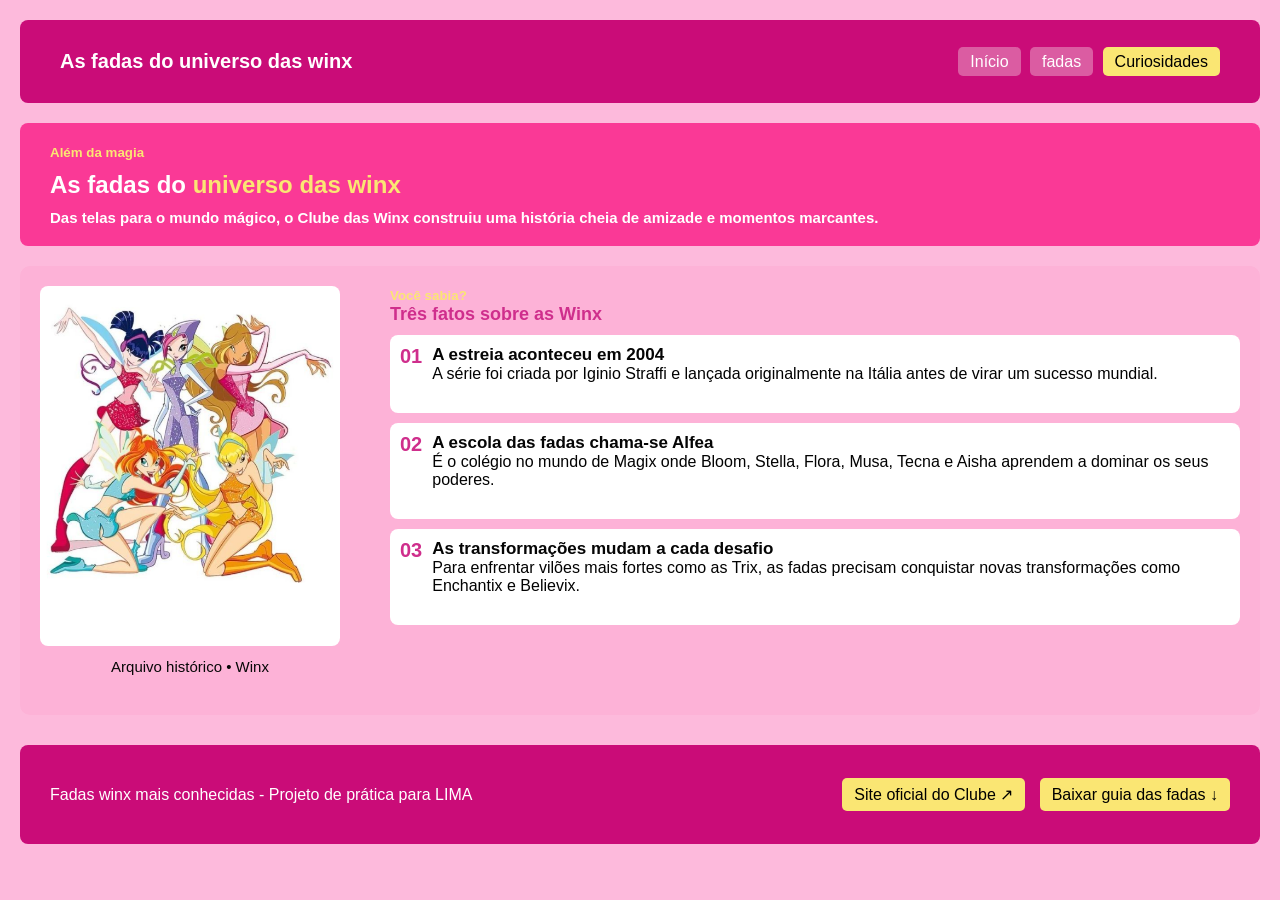
<file: index.html>
<!DOCTYPE html>
<html lang="pt-BR">
    <head>
        <meta charset="UTF-8" />
        <title>Clube das winx</title>
        <link rel="stylesheet" href="css/style.css" />
    </head>
    <body>
          
      
        <header>
            <section id="inicio">
                <article>
                    <h1>As fadas do universo das winx</h1>
                </article>
            </section>

            <section id="menu">
               <a href="#inicio" id="link-inicio">Início</a>
               <a href="pages/fadas.html" id="link-fadas">fadas</a>
               <a href="pages/curiosidades.html" id="link-curiosidades">Curiosidades</a>
            </section>
        </header>

        <main>
          
            <section id="caixa-texto">
                <small>Além da magia</small>
                <h2>As fadas do <strong>universo das winx</strong></h2>
                <h3>Das telas para o mundo mágico, o Clube das Winx construiu uma história cheia de amizade e momentos marcantes.</h3>
            </section>

             
            <section id="introducao">
                
                <article>
                    <img src="assets/img/clube-das-winx.png" alt="imagem de todas as fadas"/>
                    <p class="legenda-imagem">Arquivo histórico • Winx</p>
                </article>

                <article>
                    <small>Você sabia?</small>
                    <h3>Três fatos sobre as Winx</h3>

                    <article>
                        <p>01</p>
                        <p><strong>A estreia aconteceu em 2004</strong><br>A série foi criada por Iginio Straffi e lançada originalmente na Itália antes de virar um sucesso mundial.</p>
                    </article>

                    <article>
                        <p>02</p>
                        <p><strong>A escola das fadas chama-se Alfea</strong><br>É o colégio no mundo de Magix onde Bloom, Stella, Flora, Musa, Tecna e Aisha aprendem a dominar os seus poderes.</p>
                    </article>

                    <article>
                        <p>03</p>
                        <p><strong>As transformações mudam a cada desafio</strong><br>Para enfrentar vilões mais fortes como as Trix, as fadas precisam conquistar novas transformações como Enchantix e Believix.</p>
                    </article>
                </article>

            </section>
        </main>

        <footer id="footer">
            <p>Fadas winx mais conhecidas - Projeto de prática para LIMA</p>
            <section id="menu-final">
                <a href="https://codeverse.dev.br" target="_blank" rel="noreferrer">Site oficial do Clube ↗</a>
                <a href="assets/files/teste.txt" download>Baixar guia das fadas ↓</a>
            </section>
        </footer>

    </body>
</html>
</file>
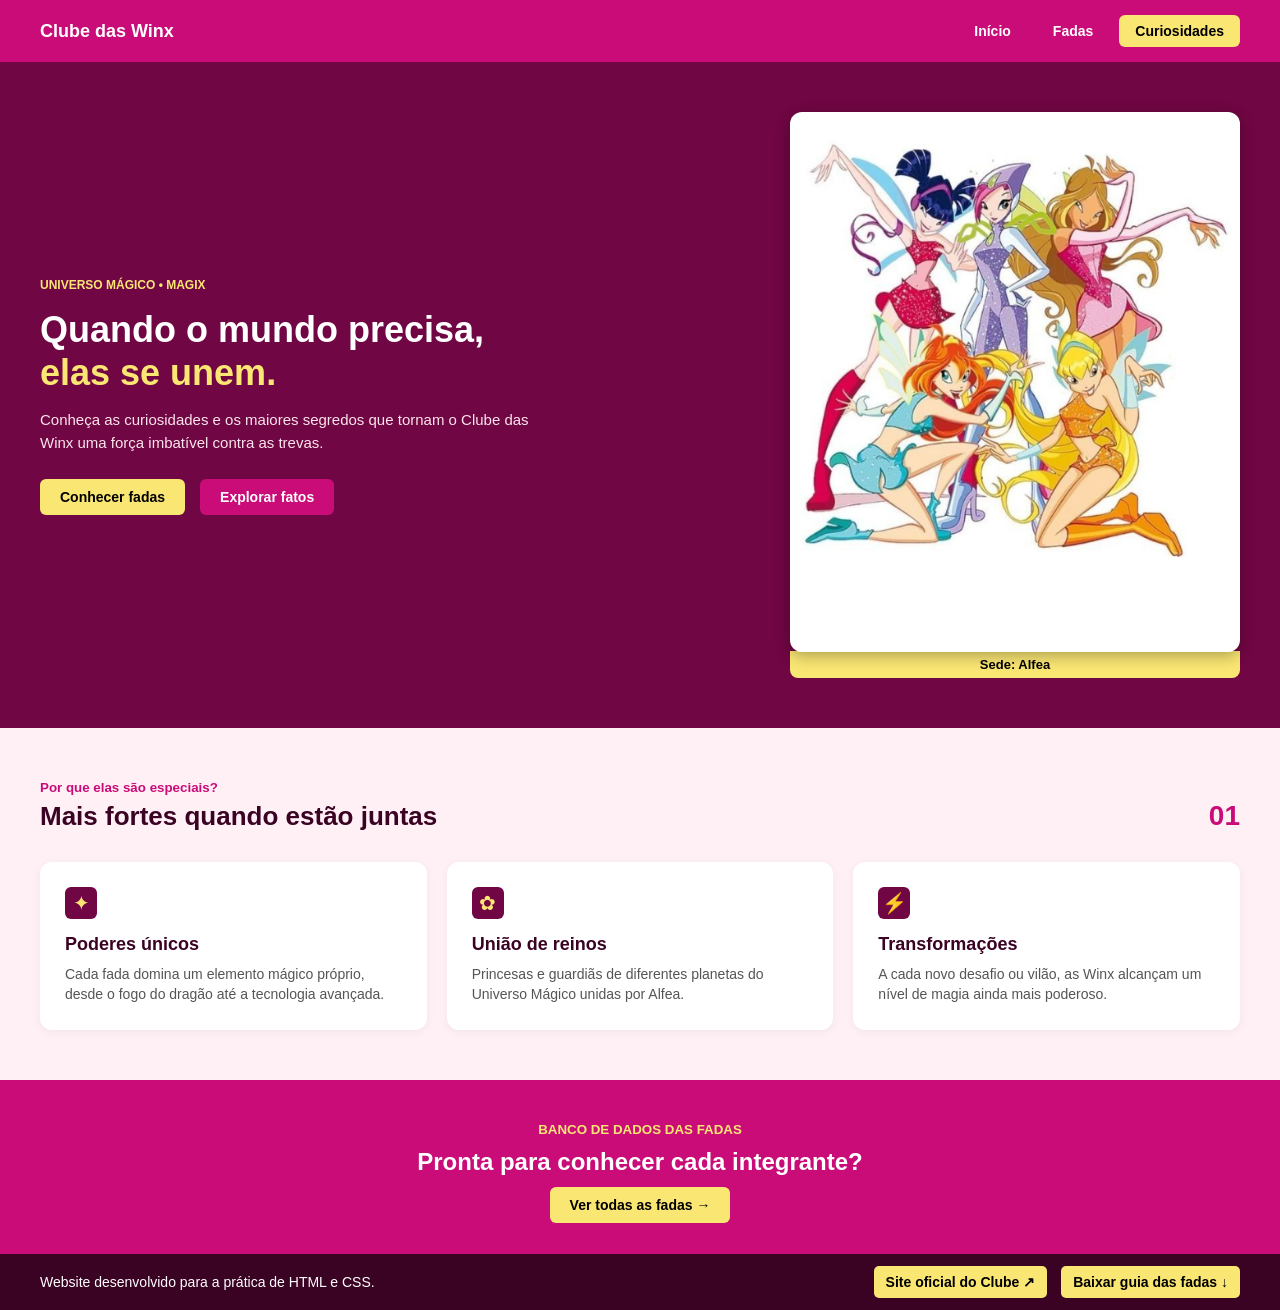
<file: pages/curiosidades.html>
<!DOCTYPE html>
<html lang="pt-BR">
    <head>
        <meta charset="UTF-8" />
        <title>Curiosidades - Winx</title>
        <link rel="stylesheet" href="../css/curiosidades.css" />
    </head>
    <body>
        
        <header>
            <div class="logo">
                <span>Clube das Winx</span>
            </div>
            <nav id="menu">
                <a href="../index.html" id="link-inicio">Início</a>
                <a href="fadas.html" id="link-fadas">Fadas</a>
                <a href="curiosidades.html" class="ativo">Curiosidades</a>
            </nav>
        </header>

        <main>

            <section id="hero">
                <div class="hero-texto">
                    <small>Universo Mágico • Magix</small>
                    <h1>Quando o mundo precisa, <em>elas se unem.</em></h1>
                    <p>Conheça as curiosidades e os maiores segredos que tornam o Clube das Winx uma força imbatível contra as trevas.</p>
                    <div class="hero-botoes">
                        <a href="fadas.html" class="btn-amarelo">Conhecer fadas</a>
                        <a href="#fatos" class="btn-rosa">Explorar fatos</a>
                    </div>
                </div>
                <div class="hero-imagem">
                    <img src="../assets/img/clube-das-winx.png" alt="Todas as Winx juntas" />
                    <span class="legenda-imagem">Sede: Alfea</span>
                </div>
            </section>

            <section id="fatos">
                <div class="fatos-header">
                    <div>
                        <small>Por que elas são especiais?</small>
                        <h2>Mais fortes quando estão juntas</h2>
                    </div>
                    <span class="numero-destaque">01</span>
                </div>

                <div class="cards-container">
                    <article class="card">
                        <span class="icone">✦</span>
                        <h3>Poderes únicos</h3>
                        <p>Cada fada domina um elemento mágico próprio, desde o fogo do dragão até a tecnologia avançada.</p>
                    </article>

                    <article class="card">
                        <span class="icone">✿</span>
                        <h3>União de reinos</h3>
                        <p>Princesas e guardiãs de diferentes planetas do Universo Mágico unidas por Alfea.</p>
                    </article>

                    <article class="card">
                        <span class="icone">⚡</span>
                        <h3>Transformações</h3>
                        <p>A cada novo desafio ou vilão, as Winx alcançam um nível de magia ainda mais poderoso.</p>
                    </article>
                </div>
            </section>

            <section id="chamada">
                <small>Banco de dados das fadas</small>
                <h2>Pronta para conhecer cada integrante?</h2>
                <a href="fadas.html" class="btn-amarelo">Ver todas as fadas →</a>
            </section>
        </main>

        <footer>
            <p>Website desenvolvido para a prática de HTML e CSS.</p>
            <div id="menu-final">
                <a href="https://codeverse.dev.br" target="_blank" rel="noreferrer" class="btn-rodape">Site oficial do Clube ↗</a>
                <a href="../assets/files/teste.txt" download class="btn-rodape">Baixar guia das fadas ↓</a>
            </div>
        </footer>

    </body>
</html>
</file>
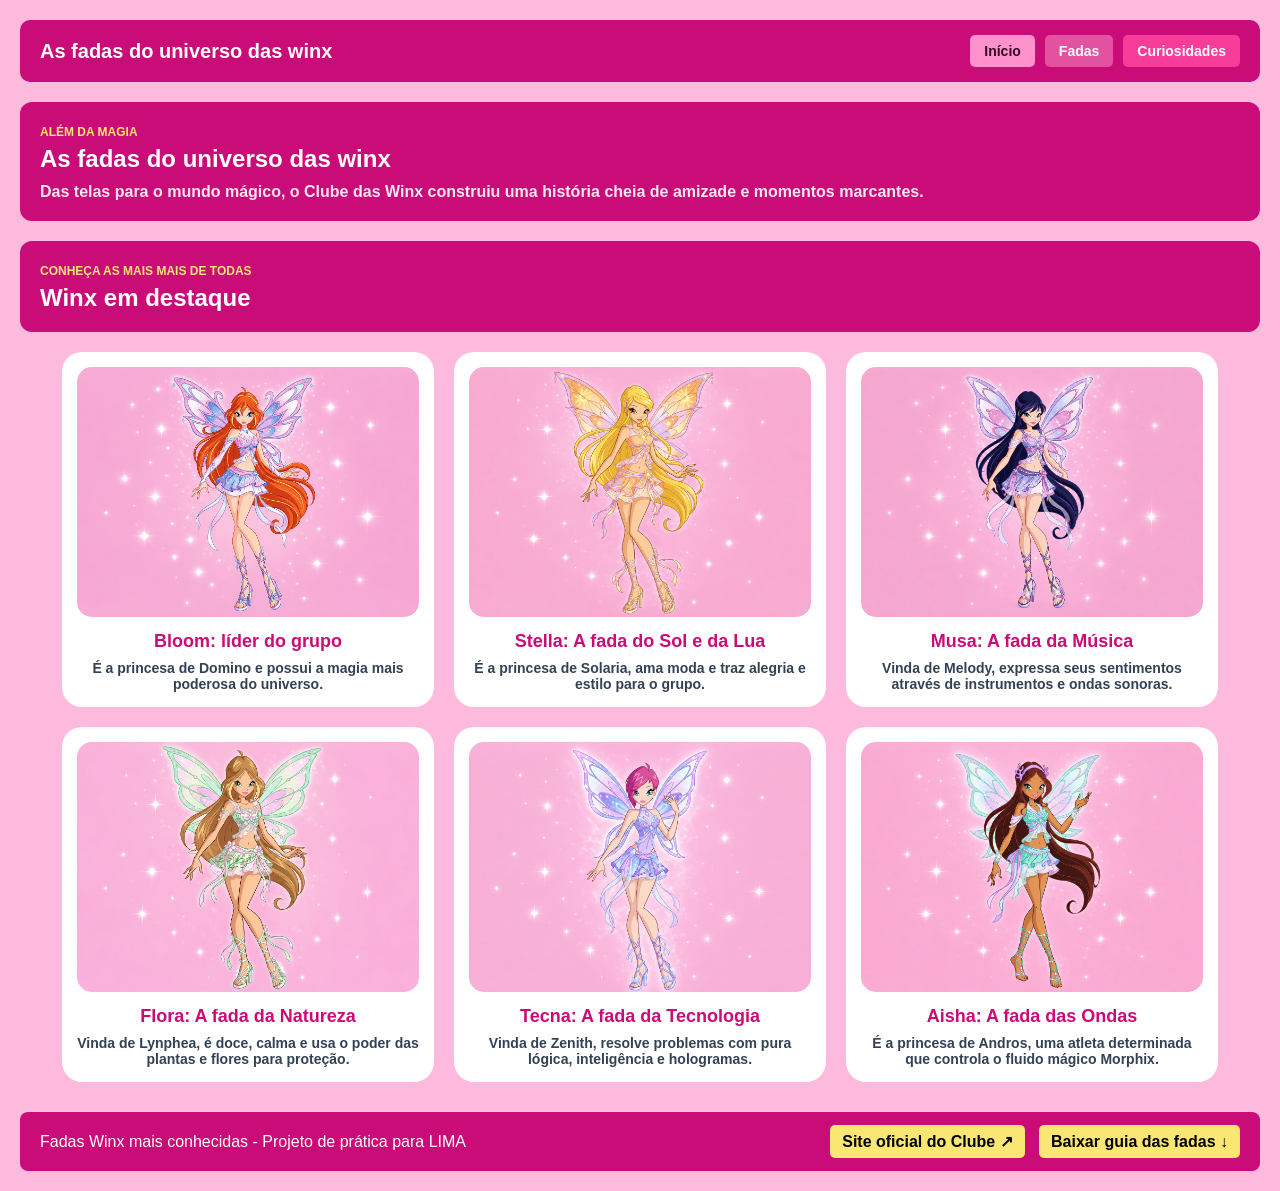
<file: pages/Fadas.html>
<!DOCTYPE html>
<html lang="pt-BR">
    <head>
        <meta charset="UTF-8" />
        <title>Fadas Winx</title>
        <link rel="stylesheet" href="../css/fadas.css">
    </head>
    <body>
        <header>
            <section id="inicio">
                <article>
                    <h1>As fadas do universo das winx</h1>
                </article>
            </section>

            <section id="menu">

                <a href="../index.html" id="link-inicio">Início</a>
                <a href="fadas.html" id="link-fadas">Fadas</a>
                <a href="curiosidades.html" id="link-curiosidades">Curiosidades</a>
            </section>
        </header>

        <main>
            <section id="caixa-texto">
                <div>
                    <small>Além da magia</small>
                    <h2>As fadas do <strong>universo das winx</strong></h2>
                    <h3>Das telas para o mundo mágico, o Clube das Winx construiu uma história cheia de amizade e momentos marcantes.</h3>
                </div>
            </section>

            <section id="introducao">
                <div>
                    <small>conheça as mais mais de todas</small>
                    <h2>Winx em destaque</h2>
                </div>
            </section>

            <section id="cards">
                <article class="card">
                    <img src="../assets/img/blue.png" alt="imagem da personagem bloom"/>
                    <h3>Bloom: líder do grupo</h3>
                    <p>É a princesa de Domino e possui a magia mais poderosa do universo.</p>
                </article>

                <article class="card">
                    <img src="../assets/img/stella.png" alt="imagem da personagem stella"/>
                    <h3>Stella: A fada do Sol e da Lua</h3>
                    <p>É a princesa de Solaria, ama moda e traz alegria e estilo para o grupo.</p>
                </article>

                <article class="card">
                    <img src="../assets/img/musa.png" alt="imagem da personagem musa"/>
                    <h3>Musa: A fada da Música</h3>
                    <p>Vinda de Melody, expressa seus sentimentos através de instrumentos e ondas sonoras.</p>
                </article>

                <article class="card">
                    <img src="../assets/img/flora.png" alt="imagem da personagem flora"/>
                    <h3>Flora: A fada da Natureza</h3>
                    <p>Vinda de Lynphea, é doce, calma e usa o poder das plantas e flores para proteção.</p>
                </article>

                <article class="card">
                    <img src="../assets/img/tecna.png" alt="imagem da personagem tecna"/>
                    <h3>Tecna: A fada da Tecnologia</h3>
                    <p>Vinda de Zenith, resolve problemas com pura lógica, inteligência e hologramas.</p>
                </article>

                <article class="card">
                    <img src="../assets/img/aysha.png" alt="imagem da personagem aysha"/>
                    <h3>Aisha: A fada das Ondas</h3>
                    <p>É a princesa de Andros, uma atleta determinada que controla o fluido mágico Morphix.</p>
                </article>
            </section>
        </main> 

        <footer id="footer">
            <p>Fadas Winx mais conhecidas - Projeto de prática para LIMA</p>
            <section id="menu-final">
                <a href="https://codeverse.dev.br" target="_blank" rel="noreferrer">Site oficial do Clube ↗</a>
                <a href="../assets/files/teste.txt" download>Baixar guia das fadas ↓</a>
            </section>
        </footer>
    </body>
</html>
</file>
<file: css/style.css>
* {
    margin: 0;
    padding: 0;
    box-sizing: border-box;
}

body {
    font-family: Arial, sans-serif;
    background-color: #fdbadc;
    padding: 20px;
}


header {
    display: flex;
    justify-content: space-between;
    align-items: center;
    margin-bottom: 20px;
    background-color: #ca0c78; 
    padding: 30px 40px;       
    border-radius: 8px;
}

#inicio h1 {
    font-size: 20px;
    color: #ffffff;
}

#menu a {
    text-decoration: none;
    margin-left: 10px;
    text-decoration: none;
    padding: 6px 12px;
    border-radius: 5px;
    margin-left: 5px;
}
  #link-inicio {
    background-color: #db5ca2; 
    color: #ffffff;            
}

  #link-fadas {
    background-color: #db5ca2; 
    color: white;              
}

  #link-curiosidades {
    background-color: #fae673;
    color: rgb(0, 0, 0);              
}           

#caixa-texto {
    background-color: #fa3996; 
    padding: 20px 30px;        
    border-radius: 8px;        
    margin-bottom: 20px;       
}


small {
    color:  #fae673;
    font-weight: bold;
    font-size: 14
    px;
}

h2 {
    color: white;
    margin: 10px 0;
}

h2 strong {
    color: #fae673;
}

main section p {
    color: rgb(2, 2, 2);
    margin-bottom: 20px;
}


#introducao {
    background-color: #fdb2d7;
    border-radius: 10px;
    padding: 20px;
    display: flex;
    gap: 50px;
    
}

#bloco-imagem {
    display: flex;
    flex-direction: column;
    align-items: center;
}

#introducao img {
    width: 300px;
    border-radius: 8px;
    height: auto;
}

.legenda-imagem {
    color: #070707;
    font-size: 15px;
    margin-top: 8px;
    text-align: center;
}

#introducao h3 {
    color: #cf2e8c;
    margin-bottom: 10px;
    font-size: 18px;
}

h3 {
   color: #ffffff;
   font-size: 15px;
}    

#introducao article article strong {
    font-size: 17px; 
    color: #050505;  
}

#introducao article article {
    background-color: white;
    border-radius: 8px;
    padding: 10px;
    margin-bottom: 10px;
    display: flex;
    gap: 10px;
    color: black;
}

#introducao article article p:first-child {
    font-weight: bold;
    color: #cf2e8c;
    font-size: 20px;
}


footer {
    display: flex;
    justify-content: space-between;
    align-items: center;
    margin-top: 30px;
    background-color: #ca0c78;
    padding: 40px 30px;
    border-radius: 8px;
}

footer p {
    color: white;
}

#menu-final a {
    background-color: #fae673;;
    color: rgb(0, 0, 0);
    text-decoration: none;
    padding: 8px 12px;
    border-radius: 5px;
    margin-left: 10px;
}
</file>
<file: css/curiosidades.css>
* {
    margin: 0;
    padding: 0;
    box-sizing: border-box;
}

body {
    font-family: Arial, sans-serif;
    background-color: #fdbadc;
    color: #333;
}

header {
    background-color: #ca0c78;
    padding: 15px 40px;
    display: flex;
    justify-content: space-between;
    align-items: center;
}

.logo {
    color: white;
    font-weight: bold;
    font-size: 18px;
}

#menu {
    display: flex;
    gap: 10px;
}

#menu a {
    text-decoration: none;
    color: white;
    padding: 8px 16px;
    border-radius: 6px;
    font-weight: bold;
    font-size: 14px;
}

#menu a.ativo {
    background-color: #fae673;
    color: #000;
}

#hero {
    background-color: #700643;
    color: white;
    padding: 50px 40px;
    display: flex;
    justify-content: space-between;
    align-items: center;
    gap: 40px;
}

.hero-texto {
    max-width: 500px;
}

.hero-texto small {
    color: #fae673;
    text-transform: uppercase;
    font-weight: bold;
    font-size: 12px;
}

.hero-texto h1 {
    font-size: 36px;
    margin: 15px 0;
    line-height: 1.2;
}

.hero-texto h1 em {
    color: #fae673;
    font-style: normal;
}

.hero-texto p {
    color: #fce4ec;
    font-size: 15px;
    line-height: 1.5;
    margin-bottom: 25px;
}

.hero-botoes {
    display: flex;
    gap: 15px;
}

.btn-amarelo {
    background-color: #fae673;
    color: #000;
    padding: 10px 20px;
    text-decoration: none;
    font-weight: bold;
    border-radius: 6px;
    font-size: 14px;
}

.btn-rosa {
    background-color: #ca0c78;
    color: white;
    padding: 10px 20px;
    text-decoration: none;
    font-weight: bold;
    border-radius: 6px;
    font-size: 14px;
}

.hero-imagem {
    text-align: center;
    width: 450px;
}

.hero-imagem img {
    width: 100%;
    border-radius: 12px;
    box-shadow: 0 4px 15px rgba(0,0,0,0.3);
}

.legenda-imagem {
    display: block;
    background-color: #fae673;
    color: #000;
    font-weight: bold;
    font-size: 13px;
    padding: 6px;
    border-bottom-left-radius: 8px;
    border-bottom-right-radius: 8px;
    margin-top: -5px;
}

#fatos {
    background-color: #fff0f6;
    padding: 50px 40px;
}

.fatos-header {
    display: flex;
    justify-content: space-between;
    align-items: flex-end;
    margin-bottom: 30px;
}

.fatos-header small {
    color: #ca0c78;
    font-weight: bold;
}

.fatos-header h2 {
    color: #3b0323;
    font-size: 26px;
    margin-top: 5px;
}

.numero-destaque {
    font-size: 28px;
    font-weight: bold;
    color: #ca0c78;
}

.cards-container {
    display: flex;
    gap: 20px;
    justify-content: space-between;
}

.card {
    background-color: white;
    padding: 25px;
    border-radius: 12px;
    flex: 1;
    box-shadow: 0 2px 10px rgba(0,0,0,0.05);
}

.card .icone {
    font-size: 20px;
    color: #fae673;
    background-color: #700643;
    width: 32px;
    height: 32px;
    display: flex;
    align-items: center;
    justify-content: center;
    border-radius: 6px;
    margin-bottom: 15px;
}

.card h3 {
    color: #3b0323;
    font-size: 18px;
    margin-bottom: 10px;
}

.card p {
    color: #555;
    font-size: 14px;
    line-height: 1.4;
}

#chamada {
    background-color: #ca0c78;
    color: white;
    text-align: center;
    padding: 40px 20px;
}

#chamada small {
    color: #fae673;
    font-weight: bold;
    text-transform: uppercase;
}

#chamada h2 {
    font-size: 24px;
    margin: 10px 0 20px 0;
}

footer {
    background-color: #3b0323;
    color: white;
    padding: 20px 40px;
    display: flex;
    justify-content: space-between;
    align-items: center;
    font-size: 14px;
}

.btn-rodape {
    background-color: #fae673;
    color: #000;
    text-decoration: none;
    padding: 8px 12px;
    border-radius: 5px;
    font-weight: bold;
    margin-left: 10px;
}
</file>
<file: css/fadas.css>
* {
    margin: 0;
    padding: 0;
    box-sizing: border-box;
}

body {
    font-family: Arial, sans-serif;
    background-color: #fdbadc;
    padding: 20px;
}

header {
    color: rgb(48, 45, 47);
    margin-bottom: 20px;
    display: flex;
    justify-content: space-between;
    align-items: center;
    background-color: #ca0c78;
    padding: 15px 20px;
    border-radius: 10px;
}

header h1 {
    color: white;
    font-size: 20px;
}

#menu {
    display: flex;
    gap: 10px;
}

#menu a {
    text-decoration: none;
    padding: 8px 14px;
    border-radius: 5px;
    font-weight: bold;
    font-size: 14px;
}

#link-inicio {
    background-color: #ff91cc;
    color: #3b0323;
}

#link-fadas {
    background-color: #e252a1;
    color: white;
}

#link-curiosidades {
    background-color: #f73c99;
    color: white;
}

#caixa-texto, #introducao {
    background-color: #ca0c78;
    color: white;
    padding: 20px;
    border-radius: 12px;
    margin-bottom: 20px;
}

#caixa-texto h2, #introducao h2 {
    font-size: 24px;
    margin-top: 5px;
}

#caixa-texto h3 {
    font-size: 16px;
    color: #ffe6f2;
    margin-top: 10px;
}

/* Caixas das Fadas */
#cards {
    display: flex;
    gap: 20px;
    justify-content: center;
    flex-wrap: wrap;
    margin-top: 20px;
}

.card {
    background-color: #ffffff;
    padding: 15px;
    width: 30%;
    min-width: 250px;
    border-radius: 20px;
    text-align: center;
}

.card img {
    width: 100%;
    border-radius: 15px;
    height: 250px;
    object-fit: cover;
}

.card h3 {
    font-size: 18px;
    color: #ca0c78;
    margin-top: 10px;
}

.card p {
    margin-top: 8px;
    font-weight: bold;
    color: rgb(51, 65, 85);
    font-size: 14px;
}

small {
    color: #fae673;
    text-transform: uppercase;
    font-size: 12px;
    font-weight: bold;
}

/* Rodapé */
footer {
    display: flex;
    justify-content: space-between;
    align-items: center;
    margin-top: 30px;
    background-color: #ca0c78;
    padding: 20px;
    border-radius: 8px;
}

footer p {
    color: white;
}

#menu-final a {
    background-color: #fae673;
    color: rgb(0, 0, 0);
    text-decoration: none;
    padding: 8px 12px;
    border-radius: 5px;
    margin-left: 10px;
    font-weight: bold;
}
</file>
